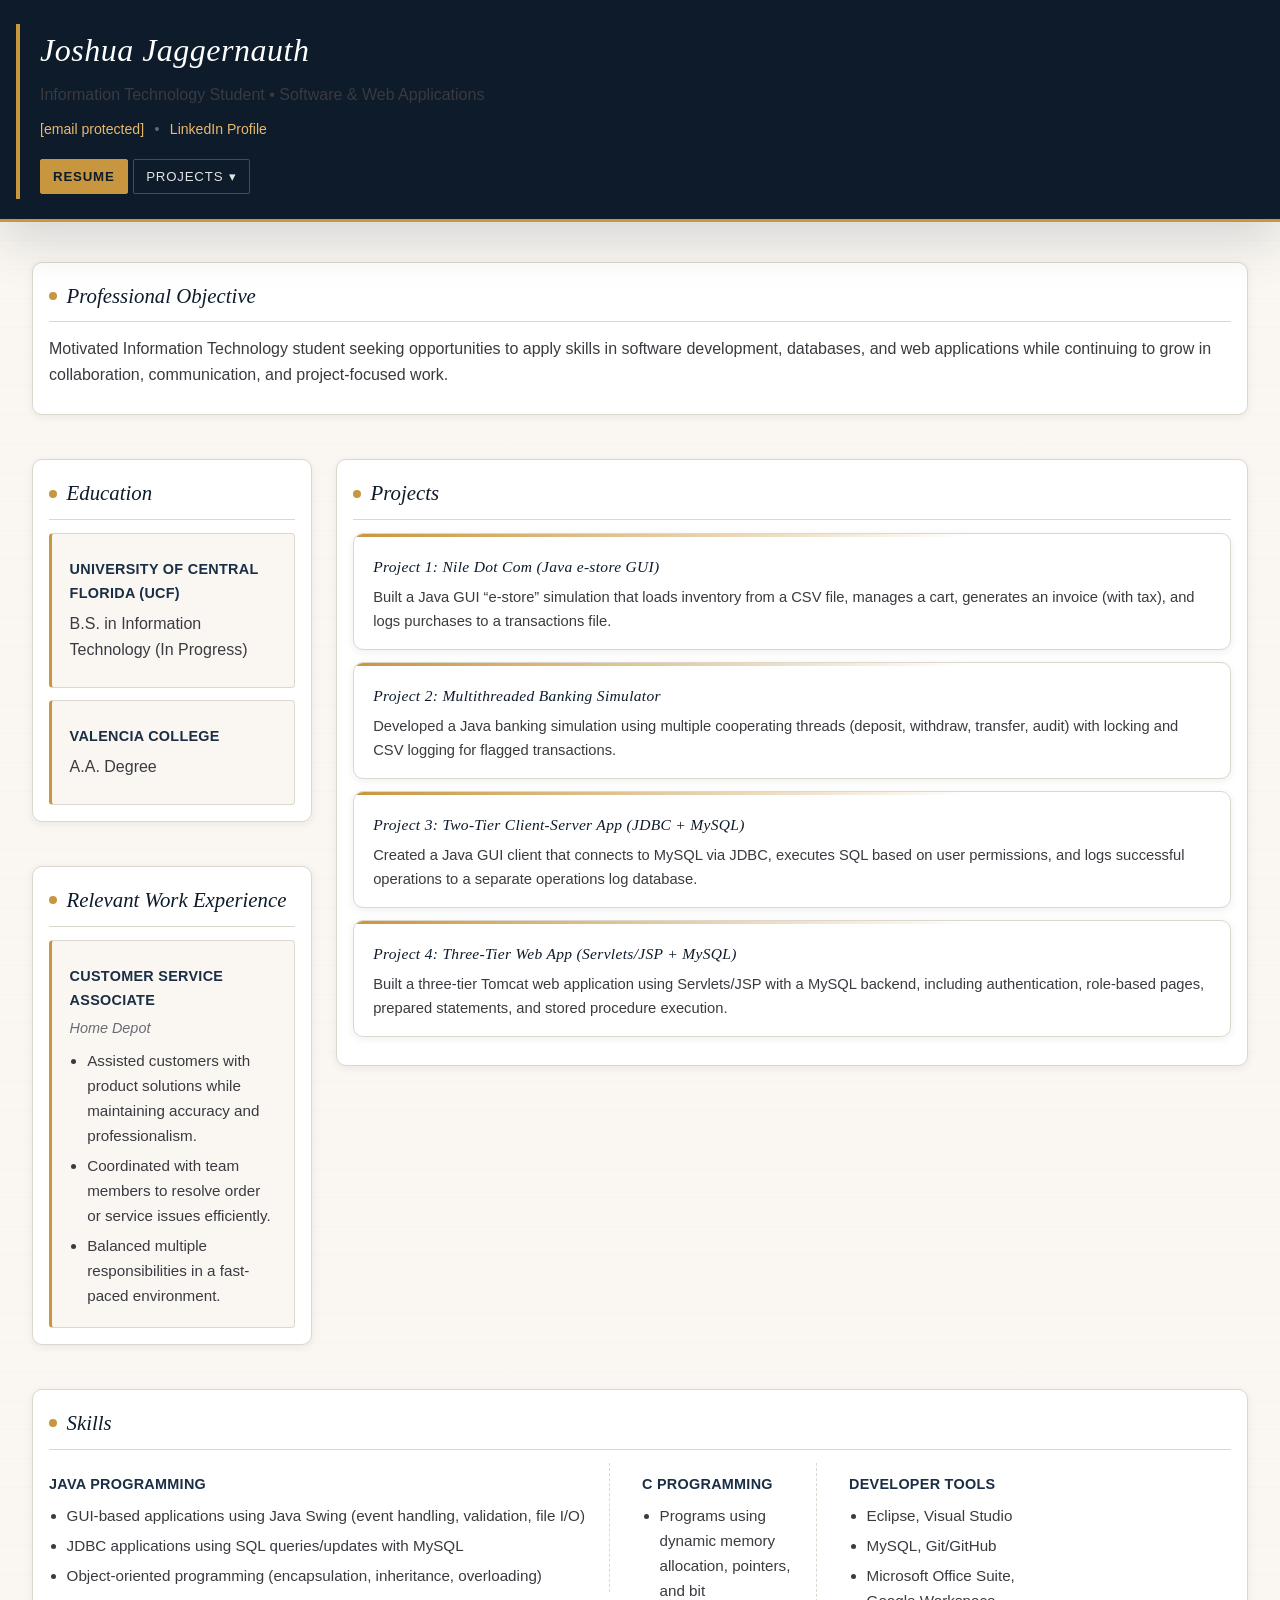
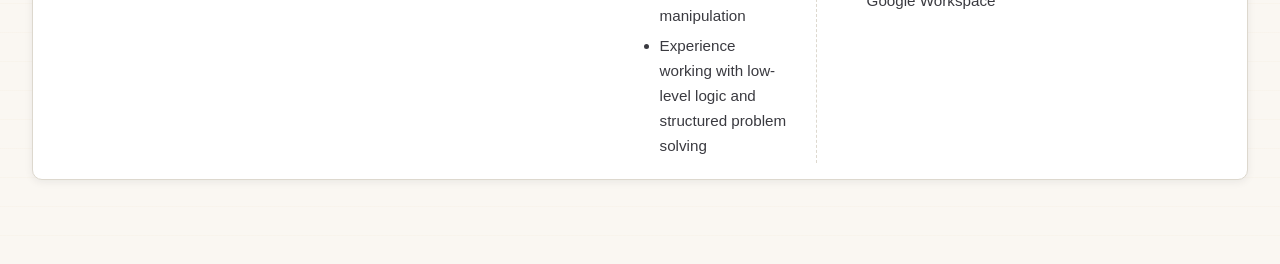
<file: index.html>
<!-- index.html -->
<!DOCTYPE html>
<html lang="en">
<head>
  <meta charset="UTF-8" />
  <meta name="viewport" content="width=device-width, initial-scale=1" />
  <title>Joshua Jaggernauth | Resume</title>
  <link rel="stylesheet" href="styles.css" />
</head>

<body>
  <a class="skip-link" href="#main">Skip to main content</a>

  <header class="site-header">
    <div class="container">
      <h1 class="site-title">Joshua Jaggernauth</h1>
      <p class="hero-tagline">Information Technology Student &bull; Software &amp; Web Applications</p>

      <address class="contact">
        <a href="/cdn-cgi/l/email-protection#fd9792c4c4cfcdc5c9bd889e9bd3989988"><span class="__cf_email__" data-cfemail="503a3f696962606864102533367e353425">[email&#160;protected]</span></a>
        <span aria-hidden="true">•</span>
        <a href="https://www.linkedin.com/in/joshua-jaggernauth" target="_blank" rel="noopener">
          LinkedIn Profile
        </a>
      </address>

      <nav class="site-nav" aria-label="Primary">
        <ul>
          <li><a href="index.html" aria-current="page">Resume</a></li>

          <li class="nav-group">
            <button class="nav-group-btn" type="button" aria-label="Open projects menu">
              Projects <span class="chev" aria-hidden="true">▾</span>
            </button>

            <ul class="nav-dropdown" aria-label="Projects">
              <li><a href="project-one.html">Project 1</a></li>
              <li><a href="project-two.html">Project 2</a></li>
              <li><a href="project-three.html">Project 3</a></li>
              <li><a href="project-four.html">Project 4</a></li>
            </ul>
          </li>
        </ul>
      </nav>
    </div>
  </header>

  <main id="main" class="container">
    <section class="section" aria-labelledby="objective-title">
      <h2 id="objective-title">Professional Objective</h2>
      <p>
        Motivated Information Technology student seeking opportunities to apply skills in software development,
        databases, and web applications while continuing to grow in collaboration, communication, and project-focused work.
      </p>
    </section>

    <section class="section" aria-labelledby="education-title">
      <h2 id="education-title">Education</h2>

      <article class="item">
        <h3>University of Central Florida (UCF)</h3>
        <p>B.S. in Information Technology (In Progress)</p>
      </article>

      <article class="item">
        <h3>Valencia College</h3>
        <p>A.A. Degree</p>
      </article>
    </section>

    <section class="section" aria-labelledby="experience-title">
      <h2 id="experience-title">Relevant Work Experience</h2>

      <article class="item">
        <header class="item-header">
          <h3>Customer Service Associate</h3>
          <p class="item-subtitle">Home Depot</p>
        </header>
        <ul>
          <li>Assisted customers with product solutions while maintaining accuracy and professionalism.</li>
          <li>Coordinated with team members to resolve order or service issues efficiently.</li>
          <li>Balanced multiple responsibilities in a fast-paced environment.</li>
        </ul>
      </article>
    </section>

    <section class="section" aria-labelledby="projects-title">
      <h2 id="projects-title">Projects</h2>

      <article class="project-preview">
        <h3><a href="project-one.html">Project 1: Nile Dot Com (Java e-store GUI)</a></h3>
        <p>
          Built a Java GUI “e-store” simulation that loads inventory from a CSV file, manages a cart,
          generates an invoice (with tax), and logs purchases to a transactions file.
        </p>
      </article>

      <article class="project-preview">
        <h3><a href="project-two.html">Project 2: Multithreaded Banking Simulator</a></h3>
        <p>
          Developed a Java banking simulation using multiple cooperating threads (deposit, withdraw, transfer, audit)
          with locking and CSV logging for flagged transactions.
        </p>
      </article>

      <article class="project-preview">
        <h3><a href="project-three.html">Project 3: Two-Tier Client-Server App (JDBC + MySQL)</a></h3>
        <p>
          Created a Java GUI client that connects to MySQL via JDBC, executes SQL based on user permissions,
          and logs successful operations to a separate operations log database.
        </p>
      </article>

      <article class="project-preview">
        <h3><a href="project-four.html">Project 4: Three-Tier Web App (Servlets/JSP + MySQL)</a></h3>
        <p>
          Built a three-tier Tomcat web application using Servlets/JSP with a MySQL backend,
          including authentication, role-based pages, prepared statements, and stored procedure execution.
        </p>
      </article>
    </section>

    <section class="section" aria-labelledby="skills-title">
      <h2 id="skills-title">Skills</h2>

      <section class="subsection" aria-labelledby="java-title">
        <h3 id="java-title">Java Programming</h3>
        <ul>
          <li>GUI-based applications using Java Swing (event handling, validation, file I/O)</li>
          <li>JDBC applications using SQL queries/updates with MySQL</li>
          <li>Object-oriented programming (encapsulation, inheritance, overloading)</li>
        </ul>
      </section>

      <section class="subsection" aria-labelledby="c-title">
        <h3 id="c-title">C Programming</h3>
        <ul>
          <li>Programs using dynamic memory allocation, pointers, and bit manipulation</li>
          <li>Experience working with low-level logic and structured problem solving</li>
        </ul>
      </section>

      <section class="subsection" aria-labelledby="tools-title">
        <h3 id="tools-title">Developer Tools</h3>
        <ul>
          <li>Eclipse, Visual Studio</li>
          <li>MySQL, Git/GitHub</li>
          <li>Microsoft Office Suite, Google Workspace</li>
        </ul>
      </section>
    </section>
  </main>

  <footer class="
</file>
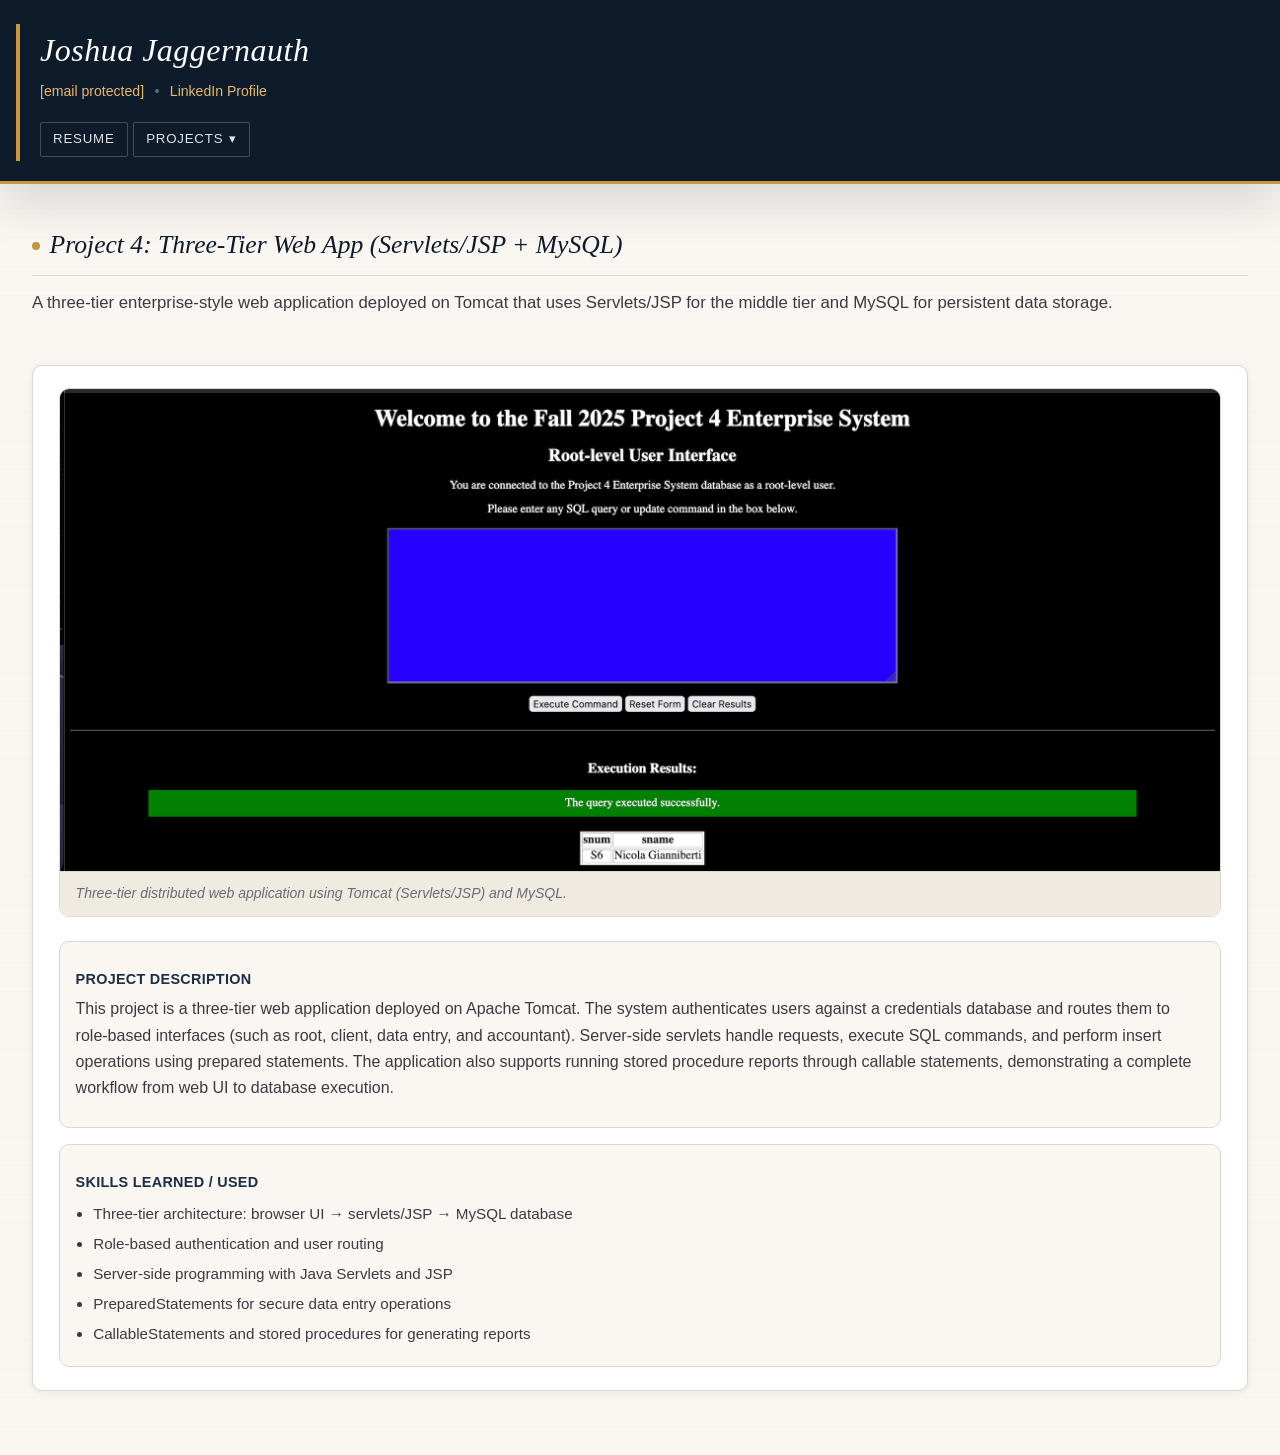
<file: project-four.html>
<!-- project-four.html -->
<!DOCTYPE html>
<html lang="en">
<head>
  <meta charset="UTF-8" />
  <meta name="viewport" content="width=device-width, initial-scale=1" />
  <title>Project 4 | Three-Tier Web App (Servlets/JSP + MySQL)</title>
  <link rel="stylesheet" href="styles.css" />
</head>

<body>
  <a class="skip-link" href="#main">Skip to main content</a>

  <header class="site-header">
    <div class="container">
      <h1 class="site-title">Joshua Jaggernauth</h1>

      <address class="contact">
        <a href="/cdn-cgi/l/email-protection#f79d98cecec5c7cfc3b7829491d9929382"><span class="__cf_email__" data-cfemail="e88287d1d1dad8d0dca89d8b8ec68d8c9d">[email&#160;protected]</span></a>
        <span aria-hidden="true">•</span>
        <a href="https://www.linkedin.com/in/joshua-jaggernauth" target="_blank" rel="noopener">
          LinkedIn Profile
        </a>
      </address>

      <nav class="site-nav" aria-label="Primary">
        <ul>
          <li><a href="index.html">Resume</a></li>

          <li class="nav-group">
            <button class="nav-group-btn" type="button" aria-label="Open projects menu">
              Projects <span class="chev" aria-hidden="true">▾</span>
            </button>

            <ul class="nav-dropdown" aria-label="Projects">
              <li><a href="project-one.html">Project 1</a></li>
              <li><a href="project-two.html">Project 2</a></li>
              <li><a href="project-three.html">Project 3</a></li>
              <li><a href="project-four.html" aria-current="page">Project 4</a></li>
            </ul>
          </li>
        </ul>
      </nav>
    </div>
  </header>

  <main id="main" class="container">
    <header class="page-header">
      <h2>Project 4: Three-Tier Web App (Servlets/JSP + MySQL)</h2>
      <p class="page-intro">
        A three-tier enterprise-style web application deployed on Tomcat that uses Servlets/JSP
        for the middle tier and MySQL for persistent data storage.
      </p>
    </header>

    <article class="project">
      <figure class="project-figure">
        <img
          src="images/project4.png"
          alt="Screenshot of the three-tier web application interface (Tomcat, Servlets/JSP, MySQL)"
          width="1200"
          height="675"
        />
        <figcaption>
          Three-tier distributed web application using Tomcat (Servlets/JSP) and MySQL.
        </figcaption>
      </figure>

      <section class="section" aria-labelledby="description-title">
        <h3 id="description-title">Project Description</h3>
        <p>
          This project is a three-tier web application deployed on Apache Tomcat. The system authenticates users
          against a credentials database and routes them to role-based interfaces (such as root, client, data entry,
          and accountant). Server-side servlets handle requests, execute SQL commands, and perform insert operations
          using prepared statements. The application also supports running stored procedure reports through callable
          statements, demonstrating a complete workflow from web UI to database execution.
        </p>
      </section>

      <section class="section" aria-labelledby="skills-title">
        <h3 id="skills-title">Skills Learned / Used</h3>
        <ul>
          <li>Three-tier architecture: browser UI → servlets/JSP → MySQL database</li>
          <li>Role-based authentication and user routing</li>
          <li>Server-side programming with Java Servlets and JSP</li>
          <li>PreparedStatements for secure data entry operations</li>
          <li>CallableStatements and stored procedures for generating reports</li>
        </ul>
      </section>
    </article>
  </main>

  <footer class="site-
</file>
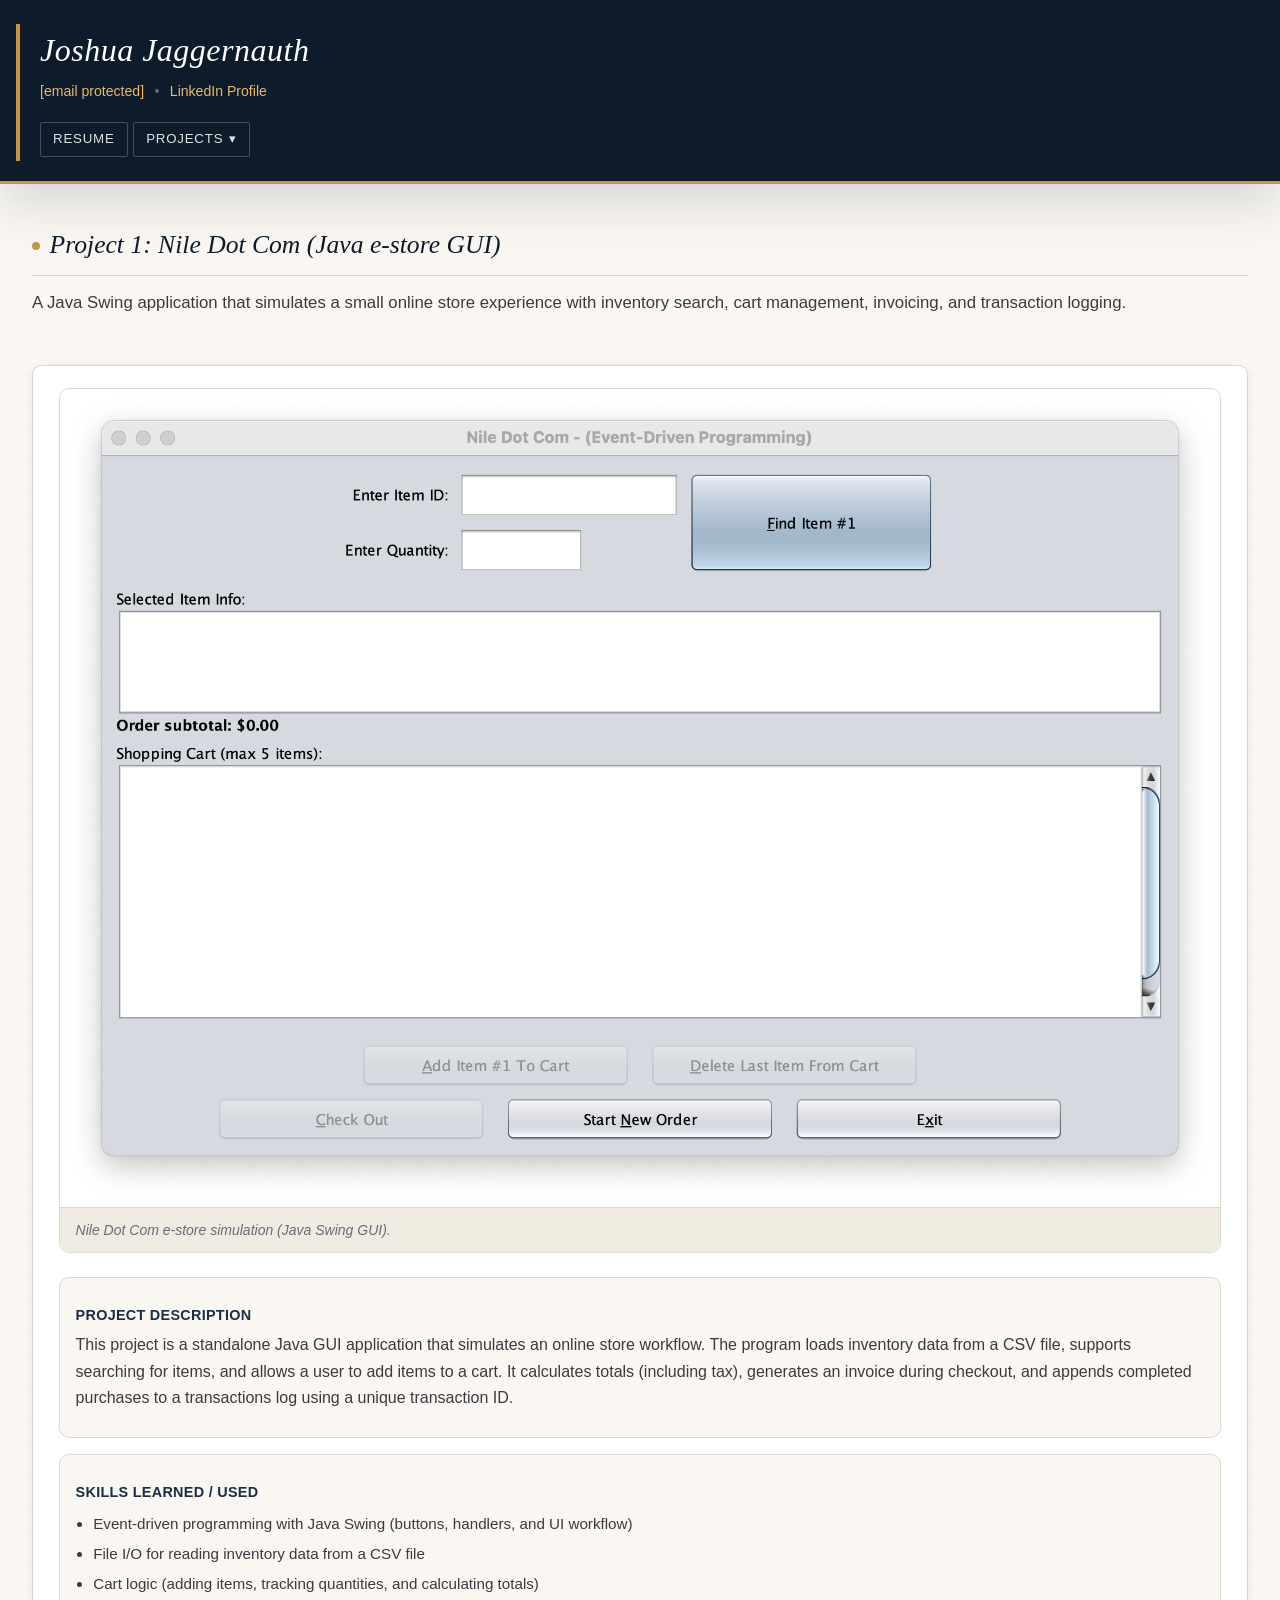
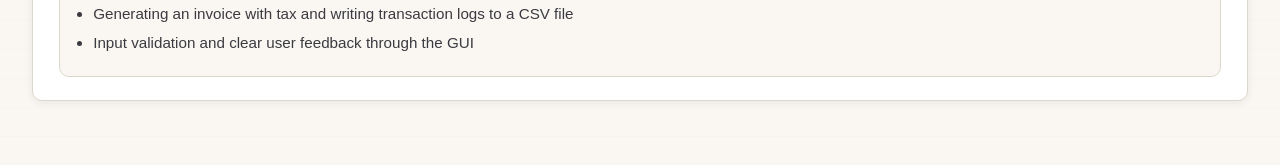
<file: project-one.html>
<!-- project-one.html -->
<!DOCTYPE html>
<html lang="en">
<head>
  <meta charset="UTF-8" />
  <meta name="viewport" content="width=device-width, initial-scale=1" />
  <title>Project 1 | Nile Dot Com (Java e-store GUI)</title>
  <link rel="stylesheet" href="styles.css" />
</head>

<body>
  <a class="skip-link" href="#main">Skip to main content</a>

  <header class="site-header">
    <div class="container">
      <h1 class="site-title">Joshua Jaggernauth</h1>

      <address class="contact">
        <a href="/cdn-cgi/l/email-protection#3a50550303080a020e7a4f595c145f5e4f"><span class="__cf_email__" data-cfemail="640e0b5d5d56545c50241107024a010011">[email&#160;protected]</span></a>
        <span aria-hidden="true">•</span>
        <a href="https://www.linkedin.com/in/joshua-jaggernauth" target="_blank" rel="noopener">
          LinkedIn Profile
        </a>
      </address>

      <nav class="site-nav" aria-label="Primary">
        <ul>
          <li><a href="index.html">Resume</a></li>

          <li class="nav-group">
            <button class="nav-group-btn" type="button" aria-label="Open projects menu">
              Projects <span class="chev" aria-hidden="true">▾</span>
            </button>

            <ul class="nav-dropdown" aria-label="Projects">
              <li><a href="project-one.html" aria-current="page">Project 1</a></li>
              <li><a href="project-two.html">Project 2</a></li>
              <li><a href="project-three.html">Project 3</a></li>
              <li><a href="project-four.html">Project 4</a></li>
            </ul>
          </li>
        </ul>
      </nav>
    </div>
  </header>

  <main id="main" class="container">
    <header class="page-header">
      <h2>Project 1: Nile Dot Com (Java e-store GUI)</h2>
      <p class="page-intro">
        A Java Swing application that simulates a small online store experience with inventory search, cart
        management, invoicing, and transaction logging.
      </p>
    </header>

    <article class="project">
      <figure class="project-figure">
        <img
          src="images/project1.png"
          alt="Screenshot of the Nile Dot Com Java GUI project"
          width="1200"
          height="675"
        />
        <figcaption>
          Nile Dot Com e-store simulation (Java Swing GUI).
        </figcaption>
      </figure>

      <section class="section" aria-labelledby="description-title">
        <h3 id="description-title">Project Description</h3>
        <p>
          This project is a standalone Java GUI application that simulates an online store workflow.
          The program loads inventory data from a CSV file, supports searching for items, and allows a user
          to add items to a cart. It calculates totals (including tax), generates an invoice during checkout,
          and appends completed purchases to a transactions log using a unique transaction ID.
        </p>
      </section>

      <section class="section" aria-labelledby="skills-title">
        <h3 id="skills-title">Skills Learned / Used</h3>
        <ul>
          <li>Event-driven programming with Java Swing (buttons, handlers, and UI workflow)</li>
          <li>File I/O for reading inventory data from a CSV file</li>
          <li>Cart logic (adding items, tracking quantities, and calculating totals)</li>
          <li>Generating an invoice with tax and writing transaction logs to a CSV file</li>
          <li>Input validation and clear user feedback through the GUI</li>
        </ul>
      </section>
    </article>
  </main>

  <footer class="site-
</file>
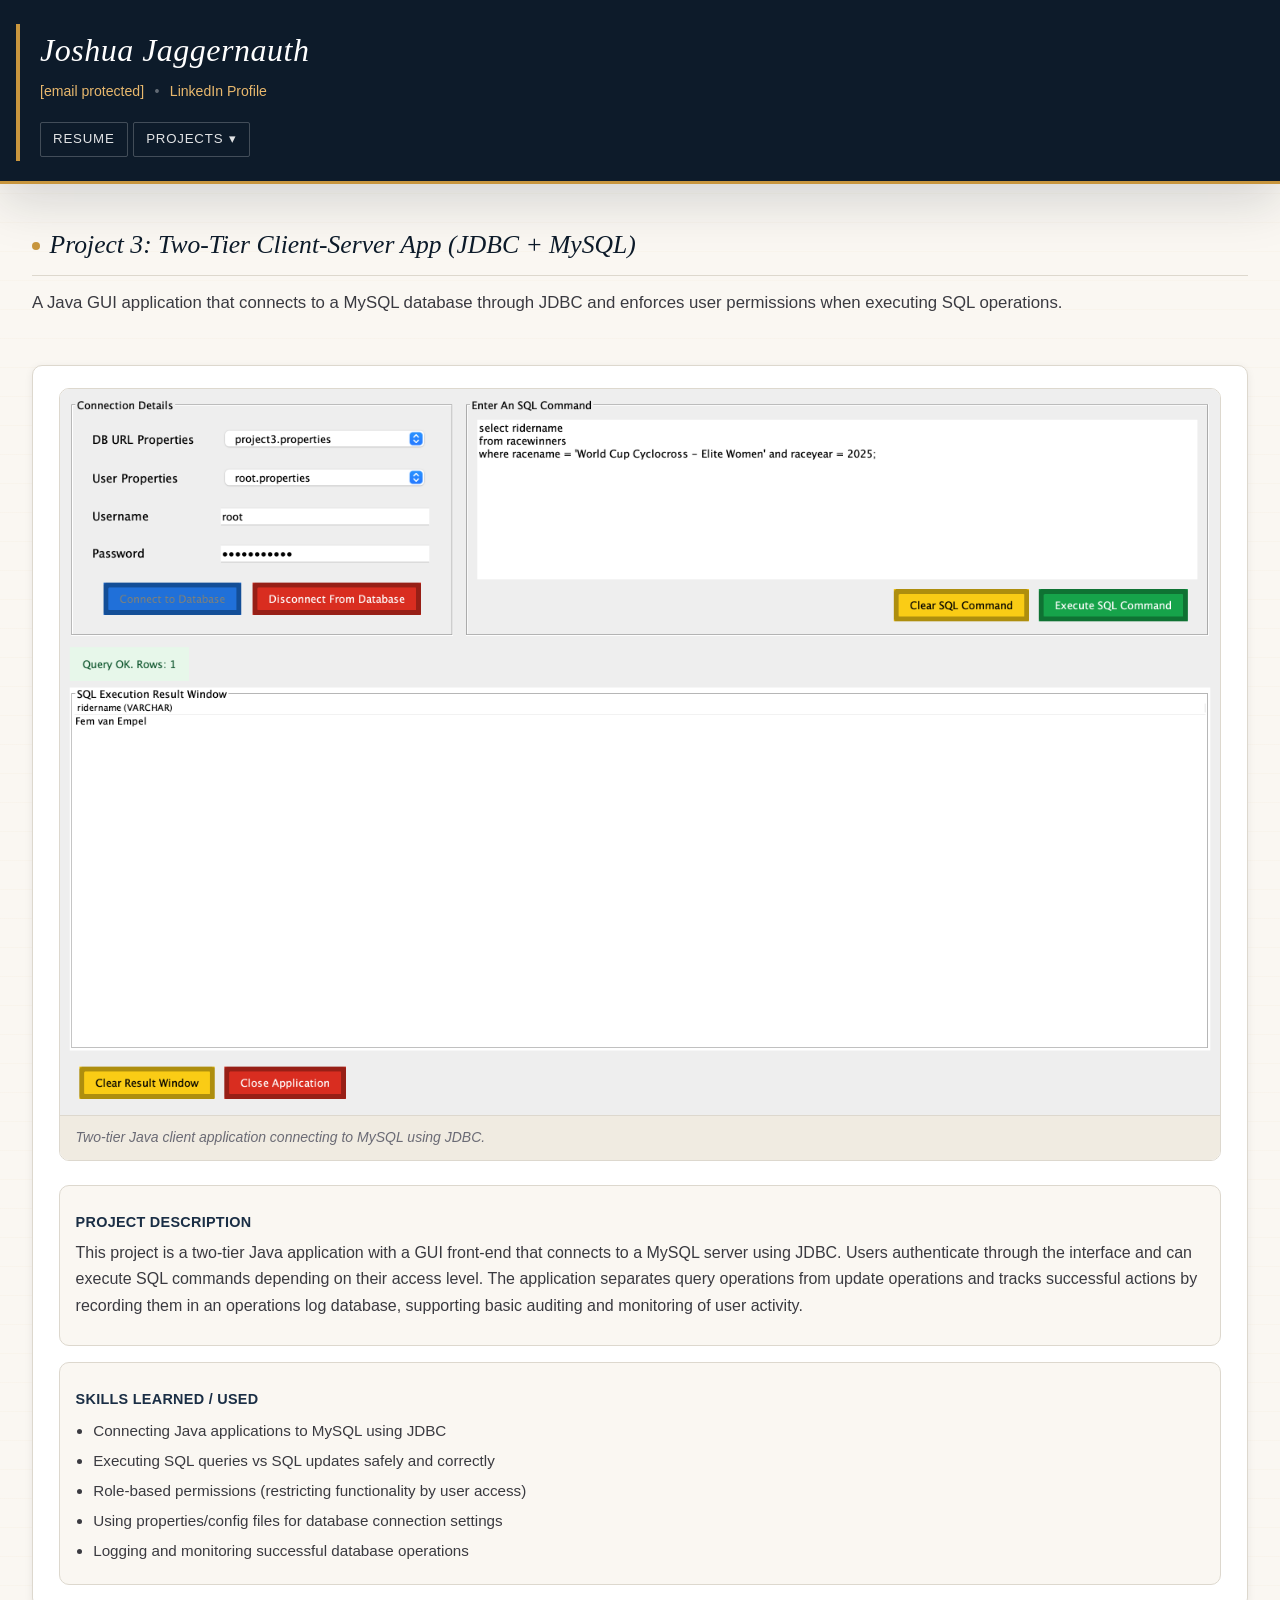
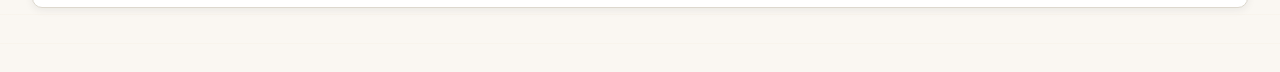
<file: project-three.html>
<!-- project-three.html -->
<!DOCTYPE html>
<html lang="en">
<head>
  <meta charset="UTF-8" />
  <meta name="viewport" content="width=device-width, initial-scale=1" />
  <title>Project 3 | Two-Tier Client-Server App (JDBC + MySQL)</title>
  <link rel="stylesheet" href="styles.css" />
</head>

<body>
  <a class="skip-link" href="#main">Skip to main content</a>

  <header class="site-header">
    <div class="container">
      <h1 class="site-title">Joshua Jaggernauth</h1>

      <address class="contact">
        <a href="/cdn-cgi/l/email-protection#39535600000b09010d794c5a5f175c5d4c"><span class="__cf_email__" data-cfemail="bcd6d385858e8c8488fcc9dfda92d9d8c9">[email&#160;protected]</span></a>
        <span aria-hidden="true">•</span>
        <a href="https://www.linkedin.com/in/joshua-jaggernauth" target="_blank" rel="noopener">
          LinkedIn Profile
        </a>
      </address>

      <nav class="site-nav" aria-label="Primary">
        <ul>
          <li><a href="index.html">Resume</a></li>

          <li class="nav-group">
            <button class="nav-group-btn" type="button" aria-label="Open projects menu">
              Projects <span class="chev" aria-hidden="true">▾</span>
            </button>

            <ul class="nav-dropdown" aria-label="Projects">
              <li><a href="project-one.html">Project 1</a></li>
              <li><a href="project-two.html">Project 2</a></li>
              <li><a href="project-three.html" aria-current="page">Project 3</a></li>
              <li><a href="project-four.html">Project 4</a></li>
            </ul>
          </li>
        </ul>
      </nav>
    </div>
  </header>

  <main id="main" class="container">
    <header class="page-header">
      <h2>Project 3: Two-Tier Client-Server App (JDBC + MySQL)</h2>
      <p class="page-intro">
        A Java GUI application that connects to a MySQL database through JDBC and enforces user permissions
        when executing SQL operations.
      </p>
    </header>

    <article class="project">
      <figure class="project-figure">
        <img
          src="images/project3.png"
          alt="Screenshot of the Project 3 Java GUI client connected to MySQL"
          width="1200"
          height="675"
        />
        <figcaption>
          Two-tier Java client application connecting to MySQL using JDBC.
        </figcaption>
      </figure>

      <section class="section" aria-labelledby="description-title">
        <h3 id="description-title">Project Description</h3>
        <p>
          This project is a two-tier Java application with a GUI front-end that connects to a MySQL server
          using JDBC. Users authenticate through the interface and can execute SQL commands depending on
          their access level. The application separates query operations from update operations and tracks
          successful actions by recording them in an operations log database, supporting basic auditing and
          monitoring of user activity.
        </p>
      </section>

      <section class="section" aria-labelledby="skills-title">
        <h3 id="skills-title">Skills Learned / Used</h3>
        <ul>
          <li>Connecting Java applications to MySQL using JDBC</li>
          <li>Executing SQL queries vs SQL updates safely and correctly</li>
          <li>Role-based permissions (restricting functionality by user access)</li>
          <li>Using properties/config files for database connection settings</li>
          <li>Logging and monitoring successful database operations</li>
        </ul>
      </section>
    </article>
  </main>

  <footer class="site-
</file>
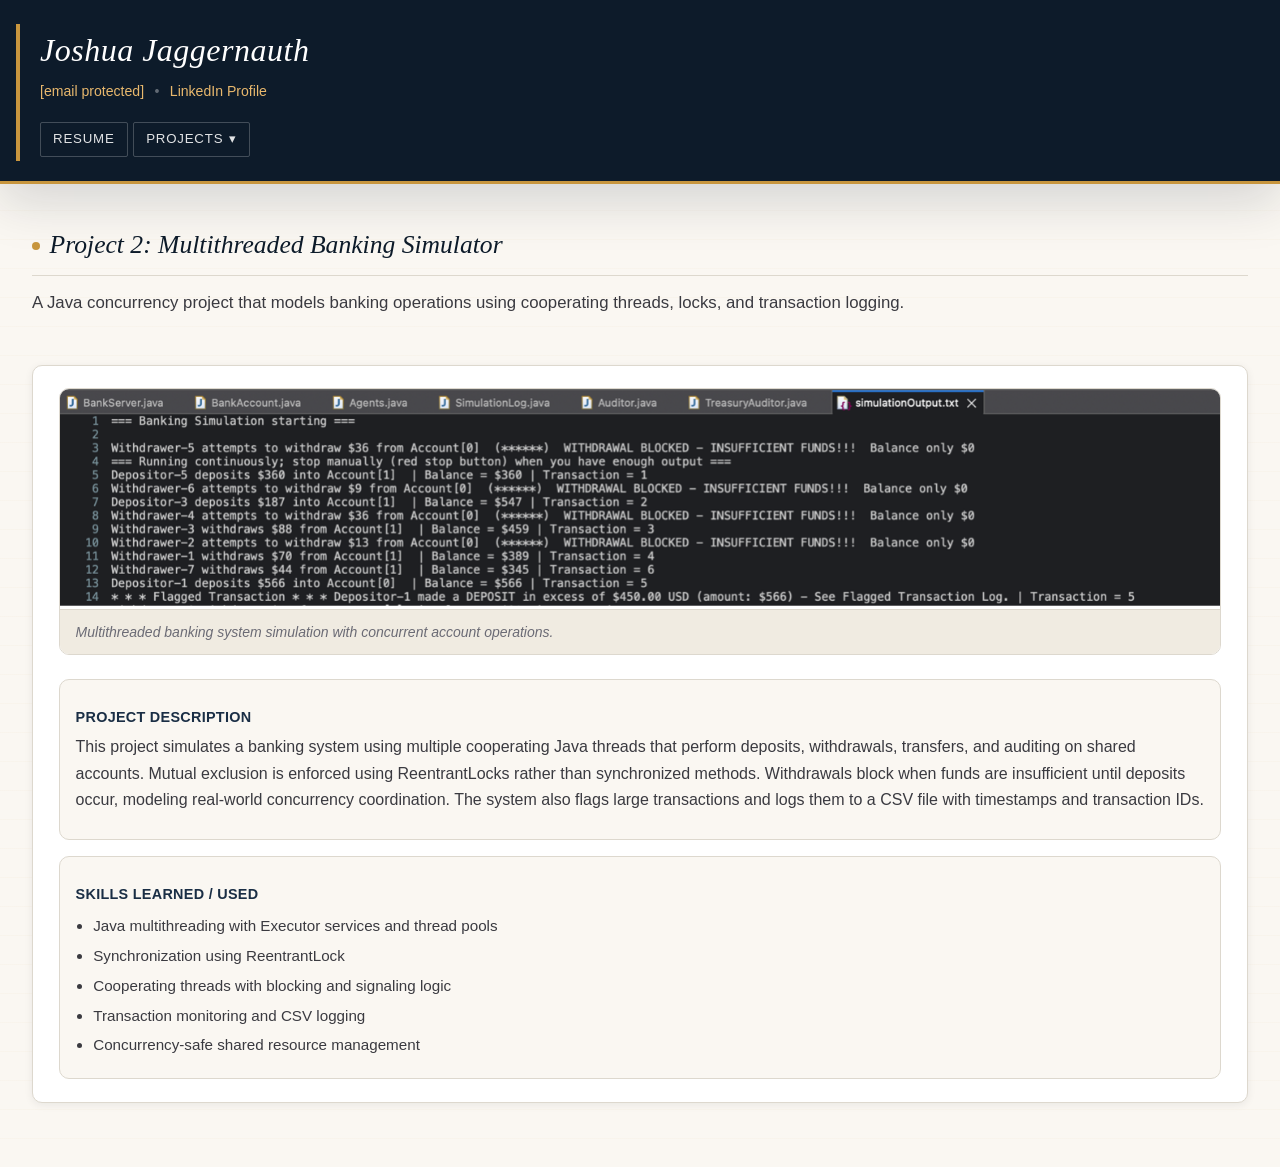
<file: project-two.html>
<!-- project-two.html -->
<!DOCTYPE html>
<html lang="en">
<head>
  <meta charset="UTF-8" />
  <meta name="viewport" content="width=device-width, initial-scale=1" />
  <title>Project 2 | Multithreaded Banking Simulator</title>
  <link rel="stylesheet" href="styles.css" />
</head>

<body>
  <a class="skip-link" href="#main">Skip to main content</a>

  <header class="site-header">
    <div class="container">
      <h1 class="site-title">Joshua Jaggernauth</h1>

      <address class="contact">
        <a href="/cdn-cgi/l/email-protection#f69c99cfcfc4c6cec2b6839590d8939283"><span class="__cf_email__" data-cfemail="38525701010a08000c784d5b5e165d5c4d">[email&#160;protected]</span></a>
        <span aria-hidden="true">•</span>
        <a href="https://www.linkedin.com/in/joshua-jaggernauth" target="_blank" rel="noopener">
          LinkedIn Profile
        </a>
      </address>

      <nav class="site-nav" aria-label="Primary">
        <ul>
          <li><a href="index.html">Resume</a></li>

          <li class="nav-group">
            <button class="nav-group-btn" type="button" aria-label="Open projects menu">
              Projects <span class="chev" aria-hidden="true">▾</span>
            </button>

            <ul class="nav-dropdown" aria-label="Projects">
              <li><a href="project-one.html">Project 1</a></li>
              <li><a href="project-two.html" aria-current="page">Project 2</a></li>
              <li><a href="project-three.html">Project 3</a></li>
              <li><a href="project-four.html">Project 4</a></li>
            </ul>
          </li>
        </ul>
      </nav>
    </div>
  </header>

  <main id="main" class="container">
    <header class="page-header">
      <h2>Project 2: Multithreaded Banking Simulator</h2>
      <p class="page-intro">
        A Java concurrency project that models banking operations using cooperating threads,
        locks, and transaction logging.
      </p>
    </header>

    <article class="project">
      <figure class="project-figure">
        <img
          src="images/project2.png"
          alt="Output or diagram from the multithreaded banking simulator project"
          width="1200"
          height="675"
        />
        <figcaption>
          Multithreaded banking system simulation with concurrent account operations.
        </figcaption>
      </figure>

      <section class="section" aria-labelledby="description-title">
        <h3 id="description-title">Project Description</h3>
        <p>
          This project simulates a banking system using multiple cooperating Java threads that perform
          deposits, withdrawals, transfers, and auditing on shared accounts. Mutual exclusion is enforced
          using ReentrantLocks rather than synchronized methods. Withdrawals block when funds are insufficient
          until deposits occur, modeling real-world concurrency coordination. The system also flags large
          transactions and logs them to a CSV file with timestamps and transaction IDs.
        </p>
      </section>

      <section class="section" aria-labelledby="skills-title">
        <h3 id="skills-title">Skills Learned / Used</h3>
        <ul>
          <li>Java multithreading with Executor services and thread pools</li>
          <li>Synchronization using ReentrantLock</li>
          <li>Cooperating threads with blocking and signaling logic</li>
          <li>Transaction monitoring and CSV logging</li>
          <li>Concurrency-safe shared resource management</li>
        </ul>
      </section>
    </article>
  </main>

  <footer class="site-
</file>
<file: styles.css>
/* styles.css — Joshua Jaggernauth Resume */
/* ============================================
   Editorial / Magazine aesthetic
   - Warm off-white background with subtle paper texture
   - Deep navy primary + amber accent
   - Georgia serif for headings, Optima/Candara for body
   - Mobile-first: single column at 412px
   - Desktop: sidebar + main grid at 900px+, max-width 1920px
   ============================================ */

/* ===== CSS Variables ===== */
:root {
  --navy:       #0d1b2a;
  --navy-mid:   #1a2e45;
  --amber:      #c8963e;
  --amber-light:#e8b86d;
  --cream:      #faf7f2;
  --cream-dark: #f0ebe1;
  --ink:        #1c1c1e;
  --ink-mid:    #3a3a40;
  --ink-light:  #6b6b75;
  --border:     #ddd8ce;
  --white:      #ffffff;
  --shadow-sm:  0 2px 8px rgba(13,27,42,0.07);
  --shadow-md:  0 6px 24px rgba(13,27,42,0.11);
  --shadow-lg:  0 18px 48px rgba(13,27,42,0.15);
  --radius:     4px;
  --radius-lg:  10px;

  --font-display: Georgia, 'Times New Roman', serif;
  --font-body:    Optima, Candara, 'Gill Sans', 'Gill Sans MT', Calibri, sans-serif;
  --font-mono:    'Courier New', Courier, monospace;
}

/* ===== Reset ===== */
*, *::before, *::after { box-sizing: border-box; }
html { scroll-behavior: smooth; }

body {
  margin: 0;
  font-family: var(--font-body);
  font-size: 1rem;
  line-height: 1.65;
  color: var(--ink);
  background-color: var(--cream);
  /* Subtle paper texture via repeating gradient */
  background-image:
    repeating-linear-gradient(
      0deg,
      transparent,
      transparent 28px,
      rgba(200,150,62,0.03) 28px,
      rgba(200,150,62,0.03) 29px
    );
  min-height: 100vh;
}

img { max-width: 100%; height: auto; display: block; }
a { color: var(--amber); text-decoration: none; }
a:hover { text-decoration: underline; color: var(--amber-light); }

/* ===== Accessibility ===== */
.skip-link {
  position: absolute;
  left: -999px;
  top: 0;
  background: var(--navy);
  color: var(--white);
  padding: 0.6rem 1rem;
  border-radius: var(--radius);
  z-index: 3000;
  font-family: var(--font-body);
}
.skip-link:focus { left: 1rem; top: 1rem; }

:focus-visible {
  outline: 2px solid var(--amber);
  outline-offset: 3px;
  border-radius: var(--radius);
}

/* ===== Layout Container ===== */
.container {
  width: min(1440px, calc(100% - 2rem));
  margin: 0 auto;
}

/* ===== Header ===== */
.site-header {
  background-color: var(--navy);
  /* Subtle angled divider at bottom */
  border-bottom: 3px solid var(--amber);
  color: var(--white);
  padding: 1.5rem 0 1.25rem;
  position: sticky;
  top: 0;
  z-index: 1000;
  box-shadow: var(--shadow-lg);
}

/* Decorative left bar on header container */
.site-header .container {
  position: relative;
  padding-left: 1.25rem;
  border-left: 4px solid var(--amber);
}

.site-title {
  margin: 0 0 0.15rem;
  font-family: var(--font-display);
  font-size: 1.7rem;
  font-weight: normal;
  font-style: italic;
  letter-spacing: 0.5px;
  color: var(--white);
}

/* Contact row */
.contact {
  margin: 0.2rem 0 0.85rem;
  font-style: normal;
  display: flex;
  flex-wrap: wrap;
  gap: 0.3rem 0.65rem;
  align-items: center;
  font-size: 0.88rem;
  color: rgba(255,255,255,0.7);
}
.contact a {
  color: var(--amber-light);
  text-underline-offset: 3px;
}
.contact a:hover { color: var(--white); }
.contact span[aria-hidden="true"] { color: rgba(255,255,255,0.35); }

/* ===== Navigation ===== */
.site-nav ul {
  list-style: none;
  margin: 0;
  padding: 0;
  display: flex;
  flex-wrap: wrap;
  gap: 0.4rem;
  align-items: center;
}

/* Nav pills */
.site-nav a {
  display: inline-block;
  padding: 0.38rem 0.9rem;
  border: 1px solid rgba(255,255,255,0.22);
  border-radius: 2px;
  color: rgba(255,255,255,0.88);
  font-size: 0.85rem;
  letter-spacing: 0.06em;
  text-transform: uppercase;
  font-family: var(--font-body);
  transition: background 160ms, border-color 160ms, color 160ms;
  text-decoration: none;
}
.site-nav a:hover {
  background: rgba(255,255,255,0.10);
  border-color: var(--amber);
  color: var(--white);
}
.site-nav a[aria-current="page"] {
  background: var(--amber);
  border-color: var(--amber);
  color: var(--navy);
  font-weight: 700;
}

/* Projects group */
.nav-group { position: relative; }

.nav-group-btn {
  appearance: none;
  border: 1px solid rgba(255,255,255,0.22);
  border-radius: 2px;
  cursor: pointer;
  padding: 0.38rem 0.9rem;
  background: transparent;
  color: rgba(255,255,255,0.88);
  font: inherit;
  font-size: 0.85rem;
  letter-spacing: 0.06em;
  text-transform: uppercase;
  display: inline-flex;
  align-items: center;
  gap: 0.35rem;
  transition: background 160ms, border-color 160ms, color 160ms;
}
.nav-group-btn:hover {
  background: rgba(255,255,255,0.10);
  border-color: var(--amber);
  color: var(--white);
}

.nav-group .chev {
  display: inline-block;
  transition: transform 180ms ease;
  font-style: normal;
}

/* Dropdown — opens RIGHT on desktop, BELOW on mobile */
.nav-dropdown {
  position: absolute;
  left: 100%;
  margin-left: 0.5rem;
  top: 50%;
  transform: translateY(-50%) scaleX(0.95);
  transform-origin: left center;

  min-width: 480px;
  padding-left: 0.5rem;

  background: transparent;
  border: none;
  display: flex;
  gap: 0.4rem;

  opacity: 0;
  pointer-events: none;
  transition: opacity 160ms ease, transform 160ms ease;
}

.nav-dropdown li { list-style: none; margin: 0; }

.nav-dropdown a {
  display: inline-block;
  padding: 0.38rem 0.9rem;
  border: 1px solid rgba(255,255,255,0.22);
  border-radius: 2px;
  color: rgba(255,255,255,0.88);
  font-size: 0.85rem;
  letter-spacing: 0.06em;
  text-transform: uppercase;
  transition: background 160ms, border-color 160ms, color 160ms;
  white-space: nowrap;
  text-decoration: none;
}
.nav-dropdown a:hover {
  background: rgba(255,255,255,0.10);
  border-color: var(--amber);
  color: var(--white);
}
.nav-dropdown a[aria-current="page"] {
  background: var(--amber);
  border-color: var(--amber);
  color: var(--navy);
  font-weight: 700;
}

.nav-group:hover .nav-dropdown,
.nav-group:focus-within .nav-dropdown,
.nav-dropdown:hover {
  opacity: 1;
  transform: translateY(-50%) scaleX(1);
  pointer-events: auto;
}

.nav-group:hover .chev,
.nav-group:focus-within .chev {
  transform: rotate(180deg);
}

/* ===== Main ===== */
main { padding: 2rem 0 3rem; }

#main { scroll-margin-top: 8rem; }

/* ===== Section Headings ===== */
h2 {
  font-family: var(--font-display);
  font-size: 1.3rem;
  font-weight: normal;
  font-style: italic;
  color: var(--navy);
  margin: 0 0 0.85rem;
  padding-bottom: 0.5rem;
  border-bottom: 1px solid var(--border);
  position: relative;
}

/* Amber accent dot before heading */
h2::before {
  content: "";
  display: inline-block;
  width: 8px;
  height: 8px;
  background: var(--amber);
  border-radius: 50%;
  margin-right: 0.6rem;
  vertical-align: middle;
  position: relative;
  top: -2px;
}

h3 {
  font-family: var(--font-body);
  font-size: 1rem;
  font-weight: 700;
  color: var(--navy-mid);
  margin: 0.6rem 0 0.25rem;
  letter-spacing: 0.02em;
  text-transform: uppercase;
  font-size: 0.9rem;
}

p { margin: 0.3rem 0 0.6rem; color: var(--ink-mid); }

/* ===== Cards / Sections ===== */
.section {
  background: var(--white);
  border: 1px solid var(--border);
  border-radius: var(--radius-lg);
  padding: 1.25rem 1.4rem;
  box-shadow: var(--shadow-sm);
  margin-bottom: 1.25rem;
}

.item {
  background: var(--cream);
  border: 1px solid var(--border);
  border-radius: var(--radius);
  padding: 0.9rem 1.1rem;
  margin-bottom: 0.75rem;
  box-shadow: none;
}
.item:last-child { margin-bottom: 0; }

/* Left accent stripe on items */
.item {
  border-left: 3px solid var(--amber);
}

/* Hover lift — hover-capable only */
@media (hover: hover) and (pointer: fine) {
  .section, .project-preview, .project {
    transition: transform 160ms ease, box-shadow 160ms ease;
  }
  .section:hover, .project-preview:hover {
    transform: translateY(-2px);
    box-shadow: var(--shadow-md);
  }
}

/* Item header */
.item-header { display: flex; flex-direction: column; gap: 0.05rem; }
.item-subtitle { margin: 0; color: var(--ink-light); font-size: 0.9rem; font-style: italic; }

/* Lists */
ul { margin: 0.4rem 0 0 1.1rem; padding: 0; }
li { margin: 0.3rem 0; color: var(--ink-mid); font-size: 0.95rem; }

/* ===== Project Preview Cards ===== */
.project-preview {
  background: var(--white);
  border: 1px solid var(--border);
  border-radius: var(--radius-lg);
  padding: 1rem 1.2rem;
  margin-bottom: 0.75rem;
  box-shadow: var(--shadow-sm);
  position: relative;
  overflow: hidden;
}

/* Decorative amber top stripe */
.project-preview::before {
  content: "";
  position: absolute;
  top: 0; left: 0; right: 0;
  height: 3px;
  background: linear-gradient(90deg, var(--amber), transparent 70%);
}

.project-preview h3 {
  margin-top: 0.25rem;
  text-transform: none;
  font-size: 0.97rem;
  font-family: var(--font-display);
  font-style: italic;
  font-weight: normal;
}
.project-preview h3 a {
  color: var(--navy);
}
.project-preview h3 a:hover {
  color: var(--amber);
  text-decoration: none;
}
.project-preview p { margin-bottom: 0; font-size: 0.92rem; }

/* ===== Project Pages ===== */
.page-header { margin-bottom: 1.5rem; }
.page-header h2 { font-size: 1.6rem; }
.page-intro { font-size: 1.05rem; color: var(--ink-mid); margin: 0.4rem 0 0; }

.project {
  background: var(--white);
  border: 1px solid var(--border);
  border-radius: var(--radius-lg);
  padding: 1.4rem 1.6rem;
  box-shadow: var(--shadow-sm);
}

.project-figure {
  margin: 0 0 1.5rem;
  border-radius: var(--radius-lg);
  overflow: hidden;
  border: 1px solid var(--border);
}
.project-figure img { width: 100%; }
.project-figure figcaption {
  padding: 0.65rem 1rem;
  background: var(--cream-dark);
  color: var(--ink-light);
  font-size: 0.875rem;
  font-style: italic;
  border-top: 1px solid var(--border);
}

.project .section {
  margin-bottom: 1rem;
  box-shadow: none;
  background: var(--cream);
}
.project .section:last-child { margin-bottom: 0; }

/* ===== Subsections (Skills) ===== */
.subsection {
  margin-bottom: 0.9rem;
  padding-bottom: 0.9rem;
  border-bottom: 1px dashed var(--border);
}
.subsection:last-child { border-bottom: none; margin-bottom: 0; padding-bottom: 0; }

/* ===== Footer ===== */
.site-footer {
  background: var(--navy);
  border-top: 3px solid var(--amber);
  padding: 1.5rem 0 2rem;
  margin-top: 2rem;
}
.site-footer p {
  margin: 0;
  text-align: center;
  color: rgba(255,255,255,0.55);
  font-size: 0.9rem;
}
.site-footer a { color: var(--amber-light); }
.site-footer a:hover { color: var(--white); }

/* =================================================
   RESPONSIVE LAYOUT
   Mobile-first: single column
   Tablet 700px+: slight adjustments
   Desktop 900px+: sidebar + main grid
   Wide 1400px+: comfortable max-width centering
   ================================================= */

/* ---- Mobile base (up to ~699px, covers 412px) ---- */

/* Stack everything in a single column; container provides side padding */
.container {
  padding-left: 1rem;
  padding-right: 1rem;
}

/* Header: compact on mobile */
.site-title { font-size: 1.45rem; }

.site-nav ul { gap: 0.35rem; }
.site-nav a,
.nav-group-btn { font-size: 0.78rem; padding: 0.35rem 0.75rem; }

/* Dropdown opens BELOW button on mobile */
.nav-dropdown {
  left: 0;
  margin-left: 0;
  top: calc(100% + 0.5rem);
  transform: translateY(-4px) scale(0.98);
  transform-origin: top left;
  min-width: 200px;
  padding-left: 0;
  padding: 0.5rem;
  background: rgba(13, 27, 42, 0.97);
  border: 1px solid rgba(255,255,255,0.15);
  border-radius: var(--radius-lg);
  display: grid;
  gap: 0.35rem;
  box-shadow: var(--shadow-lg);
}

.nav-group:hover .nav-dropdown,
.nav-group:focus-within .nav-dropdown,
.nav-dropdown:hover {
  opacity: 1;
  transform: translateY(0) scale(1);
  pointer-events: auto;
}

.nav-dropdown a { width: 100%; display: block; }

/* Single column main on mobile */
main.container {
  display: block;
}

.section { padding: 1rem 1rem; }

/* ---- Tablet 700px+ ---- */
@media (min-width: 700px) {
  .site-title { font-size: 1.65rem; }
  .site-nav a, .nav-group-btn { font-size: 0.83rem; }

  main.container {
    display: grid;
    grid-template-columns: 1fr 1fr;
    gap: 1.25rem;
    align-items: start;
  }

  /* Objective and Projects span full width */
  main.container > .section:first-of-type { grid-column: 1 / -1; }
  main.container > .section:nth-of-type(4) { grid-column: 1 / -1; }
  main.container > .section:last-of-type  { grid-column: 1 / -1; }

  /* Project page article spans full */
  main.container > .page-header { grid-column: 1 / -1; }
  main.container .project { grid-column: 1 / -1; }
}

/* ---- Desktop 900px+ (covers 1920px) ---- */
@media (min-width: 900px) {

  /* Header: restore right-expanding dropdown */
  .nav-dropdown {
    left: 100%;
    margin-left: 0.5rem;
    top: 50%;
    transform: translateY(-50%) scaleX(0.95);
    transform-origin: left center;
    min-width: 480px;
    padding: 0;
    padding-left: 0.5rem;
    background: transparent;
    border: none;
    border-radius: 0;
    display: flex;
    gap: 0.4rem;
    box-shadow: none;
  }

  .nav-group:hover .nav-dropdown,
  .nav-group:focus-within .nav-dropdown,
  .nav-dropdown:hover {
    transform: translateY(-50%) scaleX(1);
  }

  .nav-dropdown a { width: auto; display: inline-block; }

  .site-title { font-size: 2rem; }
  main { padding: 2.5rem 0 4rem; }

  /* 3-column layout: sidebar | main | main */
  main.container {
    display: grid;
    grid-template-columns: 280px 1fr 1fr;
    gap: 1.5rem;
    align-items: start;
  }

  /* Objective spans all 3 columns */
  main.container > .section:first-of-type { grid-column: 1 / -1; }

  /* Education & Experience go in left sidebar column */
  main.container > .section:nth-of-type(2) { grid-column: 1; grid-row: 2; }
  main.container > .section:nth-of-type(3) { grid-column: 1; grid-row: 3; }

  /* Projects spans columns 2 & 3 */
  main.container > .section:nth-of-type(4) {
    grid-column: 2 / -1;
    grid-row: 2 / 4;
  }

  /* Skills spans full width */
  main.container > .section:last-of-type { grid-column: 1 / -1; }

  /* Skills grid: 3 subsections side by side */
  main.container > .section:last-of-type .subsection {
    display: inline-block;
    /* override to use CSS columns instead */
  }
  main.container > .section:last-of-type {
    display: grid;
    grid-template-columns: auto 1fr 1fr 1fr;
    gap: 0 2rem;
    align-items: start;
  }
  /* The h2 inside skills spans full width */
  main.container > .section:last-of-type h2 {
    grid-column: 1 / -1;
  }
  /* Each subsection in its own column */
  main.container > .section:last-of-type .subsection {
    border-bottom: none;
    padding-bottom: 0;
    margin-bottom: 0;
    border-right: 1px dashed var(--border);
    padding-right: 1.5rem;
  }
  main.container > .section:last-of-type .subsection:last-child {
    border-right: none;
    padding-right: 0;
  }

  /* Project pages */
  main.container > .page-header { grid-column: 1 / -1; }
  main.container .project { grid-column: 1 / -1; }
}

/* ---- Wide / 1920px ---- */
@media (min-width: 1400px) {
  .container { width: min(1500px, calc(100% - 4rem)); }
  .site-title { font-size: 2.25rem; }
  .hero-tagline { font-size: 1rem; }

  main.container {
    grid-template-columns: 320px 1fr 1fr;
    gap: 2rem;
  }

  .section { padding: 1.5rem 1.75rem; }
  .project { padding: 2rem; }
}

/* ===== Reduced Motion ===== */
@media (prefers-reduced-motion: reduce) {
  html { scroll-behavior: auto; }
  .site-nav a, .nav-group-btn, .nav-dropdown, .nav-group .chev,
  .section, .project-preview, .project {
    transition: none !important;
    animation: none !important;
  }
  .section:hover, .project-preview:hover { transform: none !important; }
}
</file>
